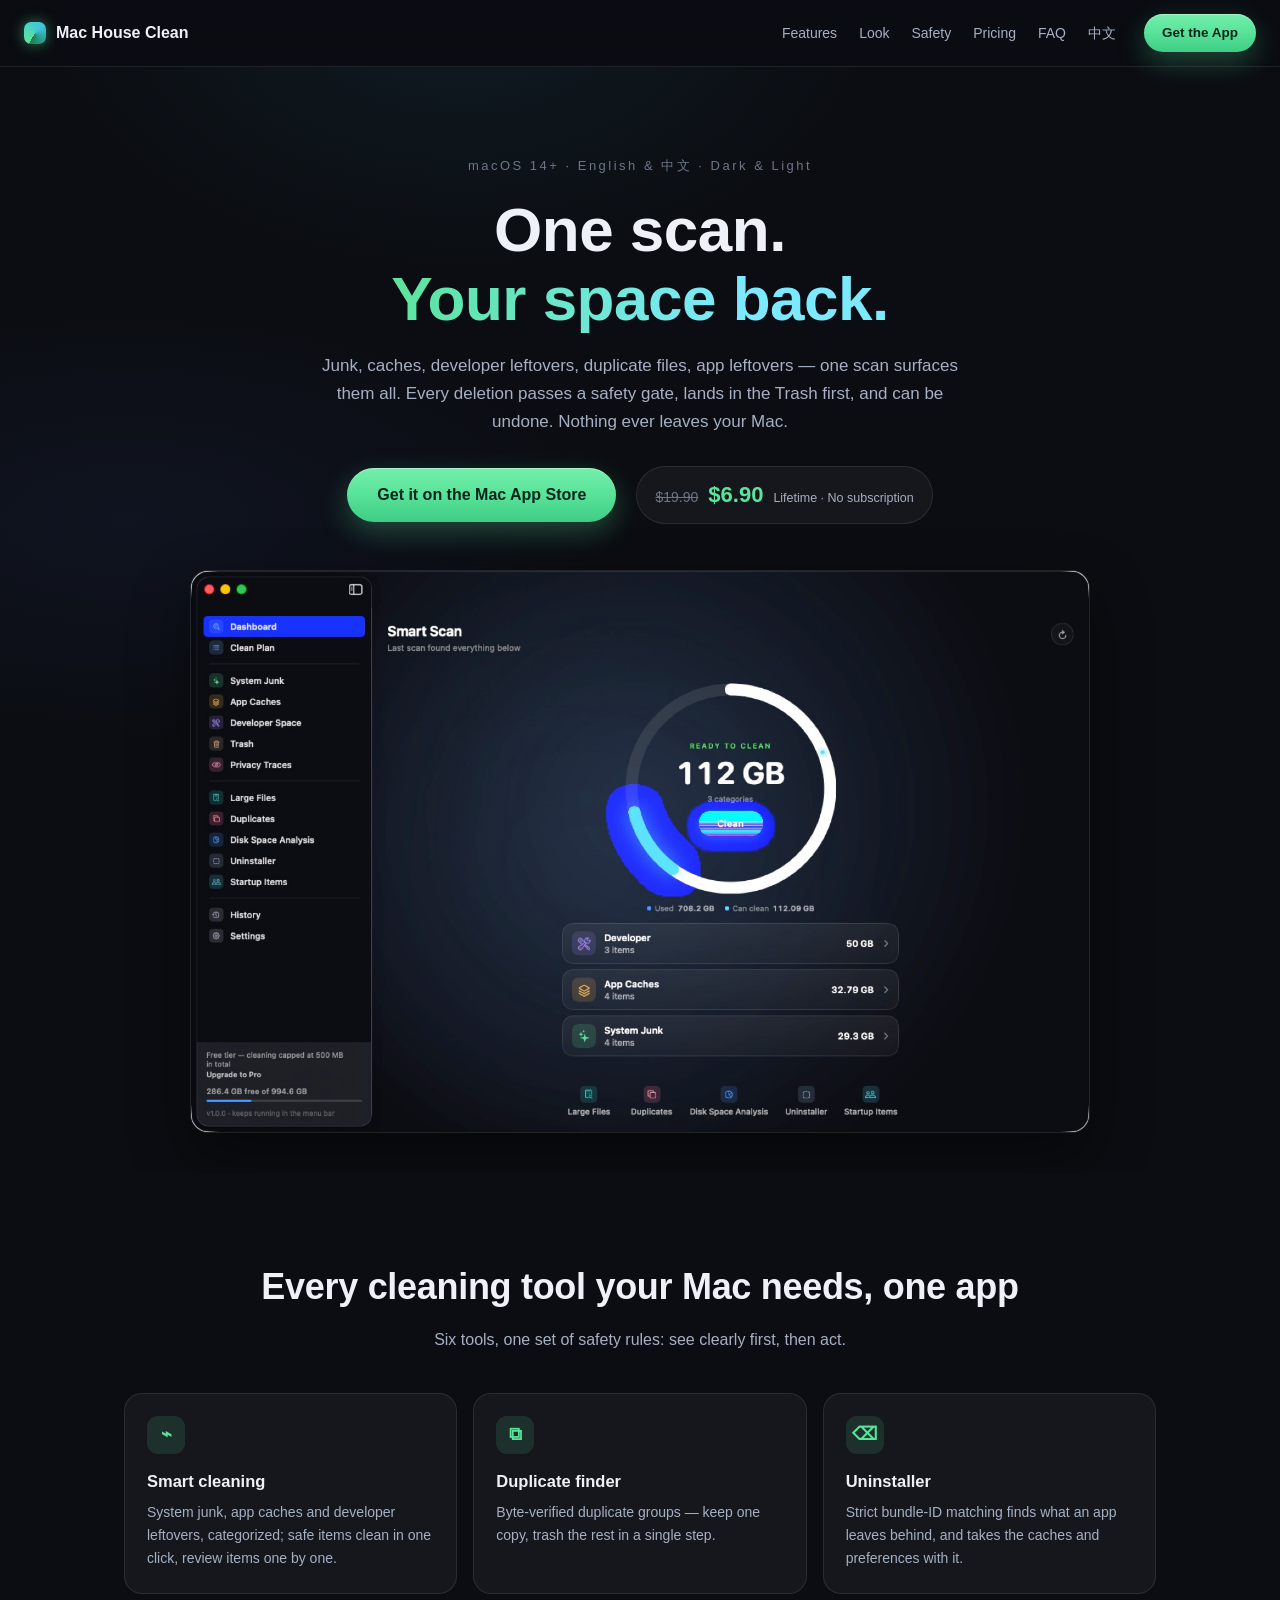
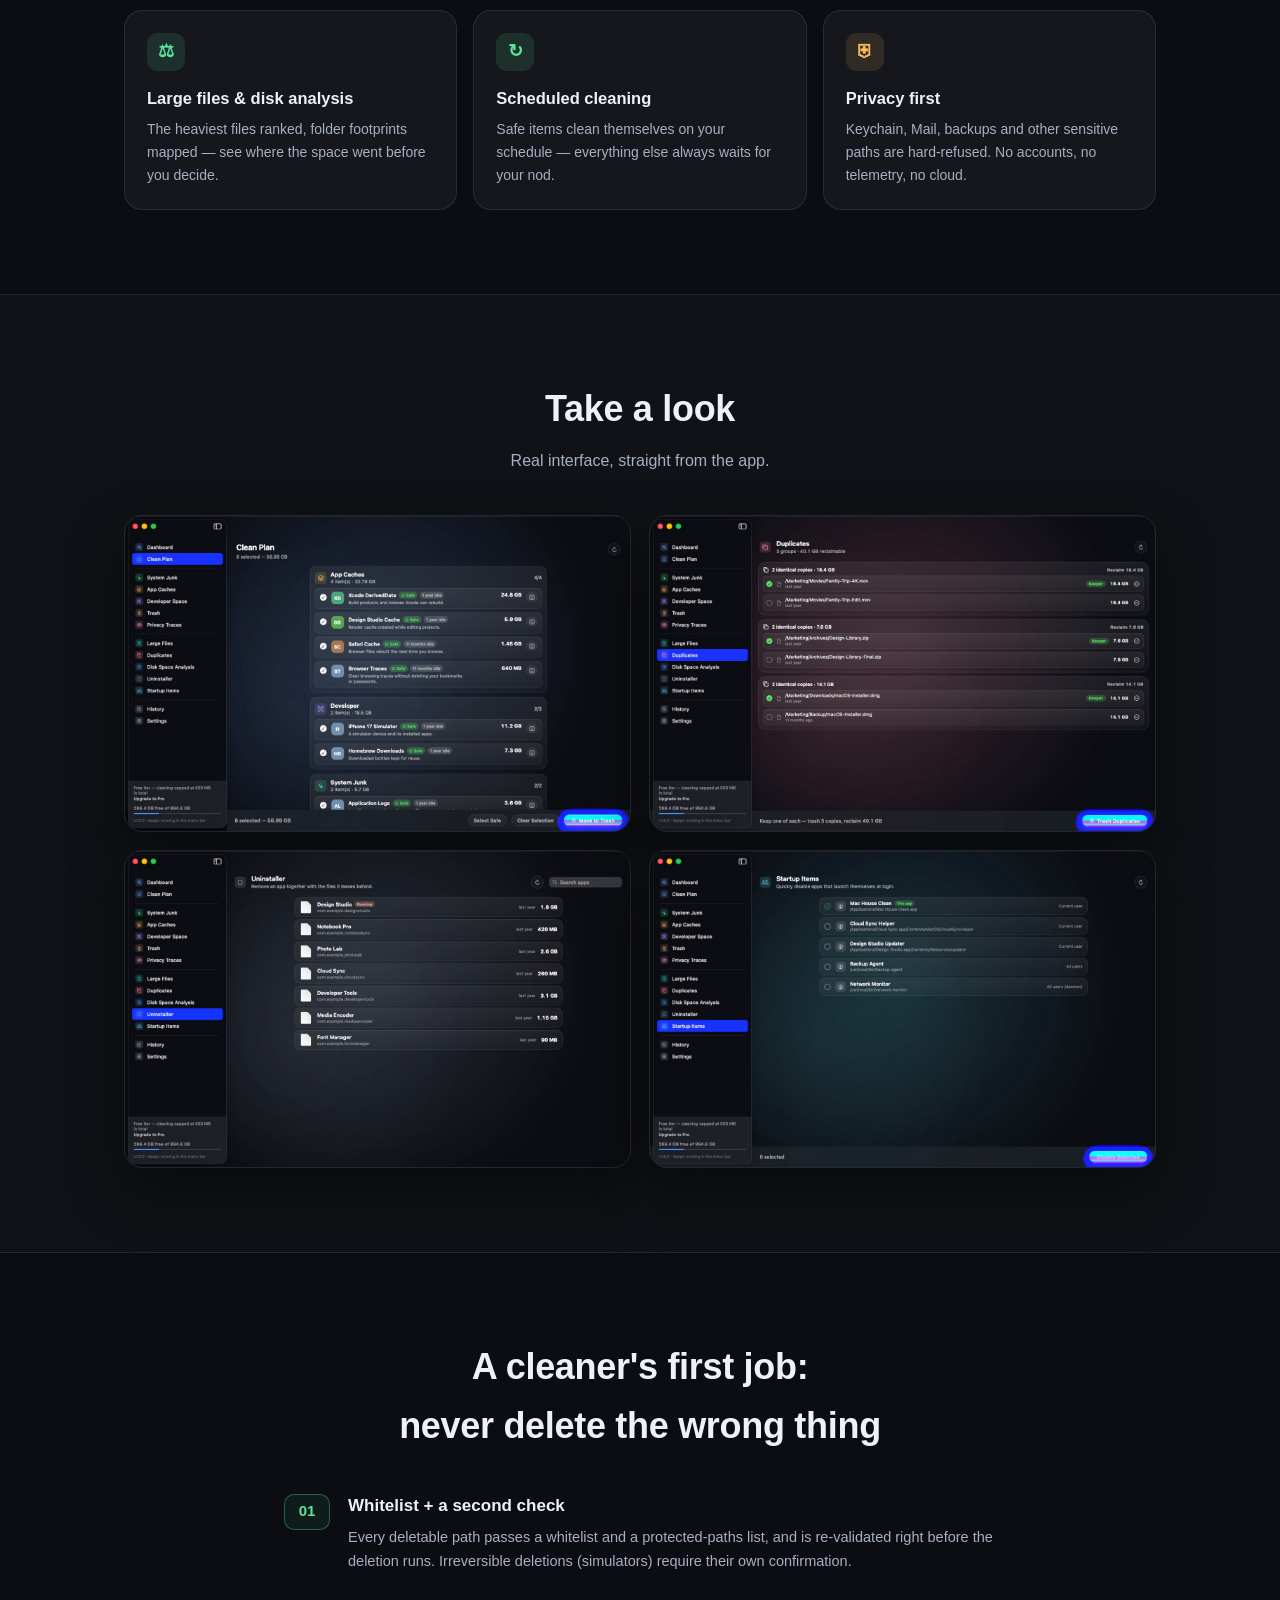
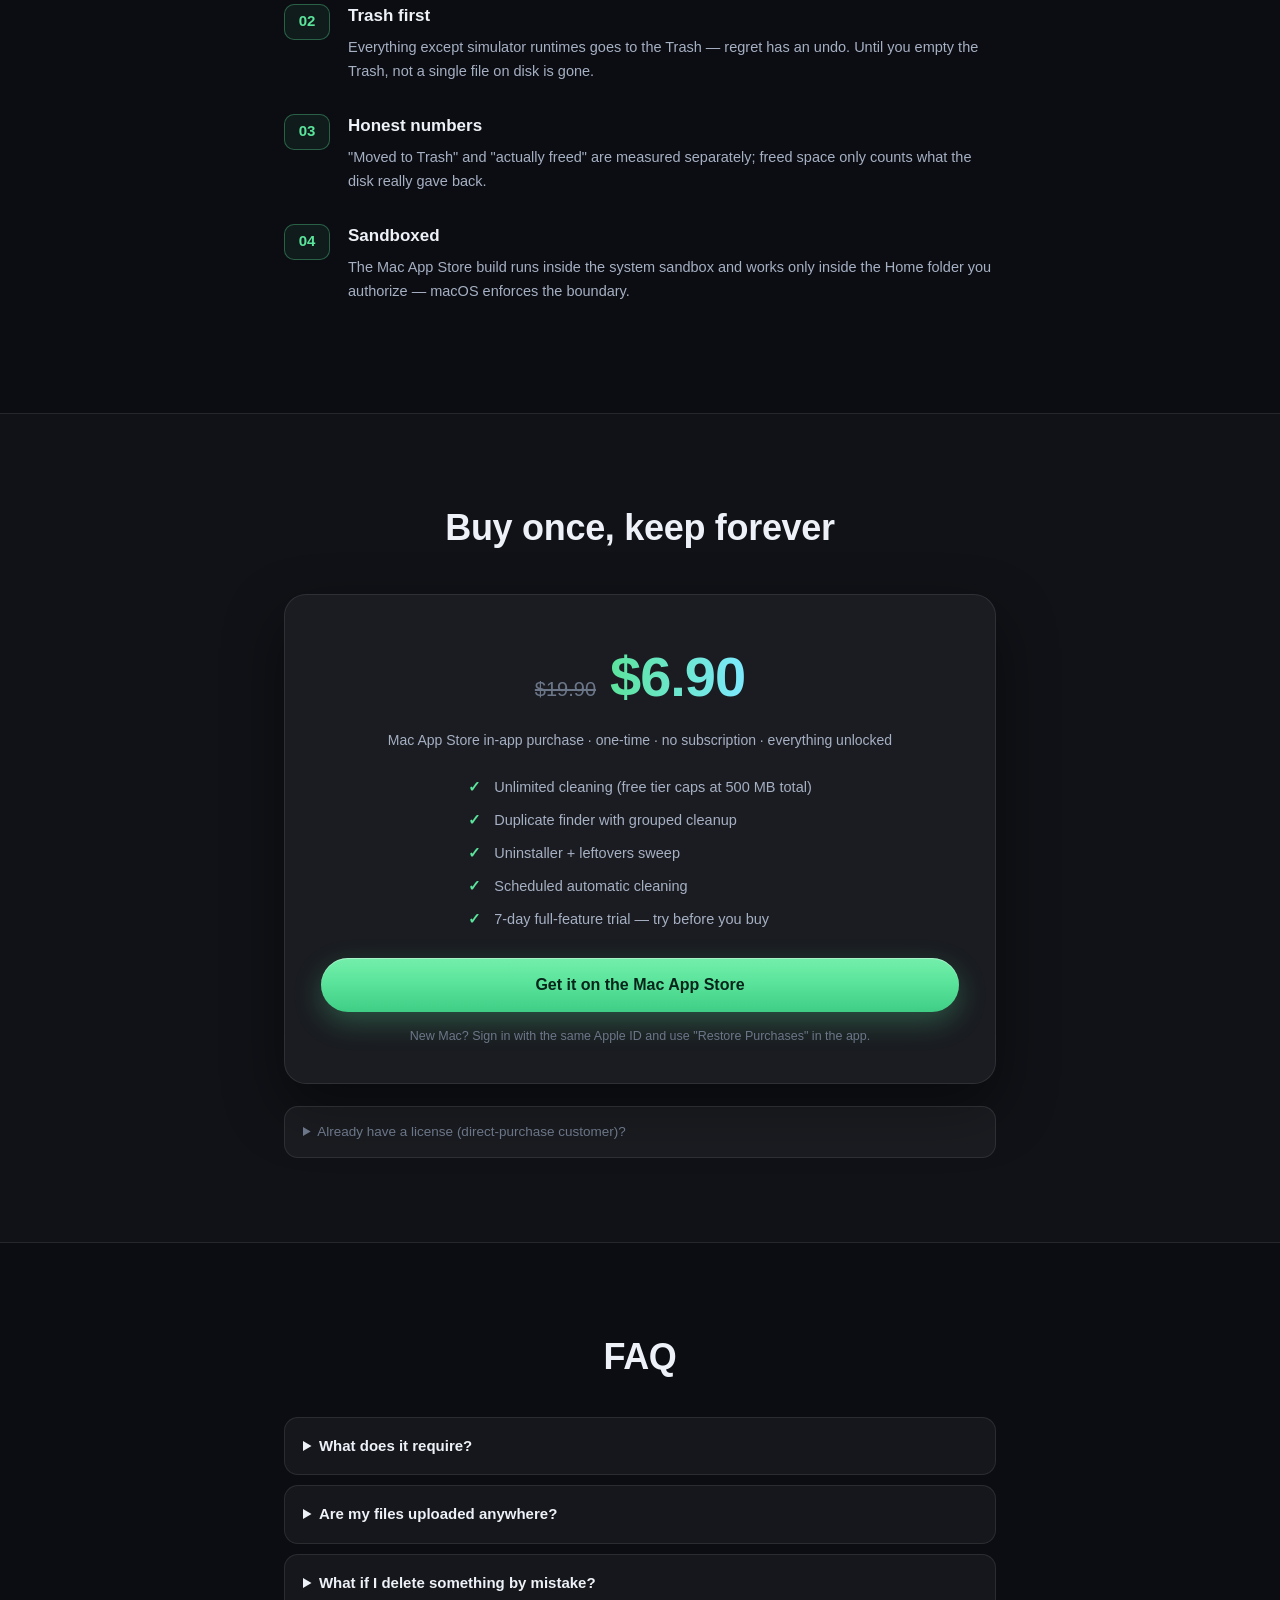
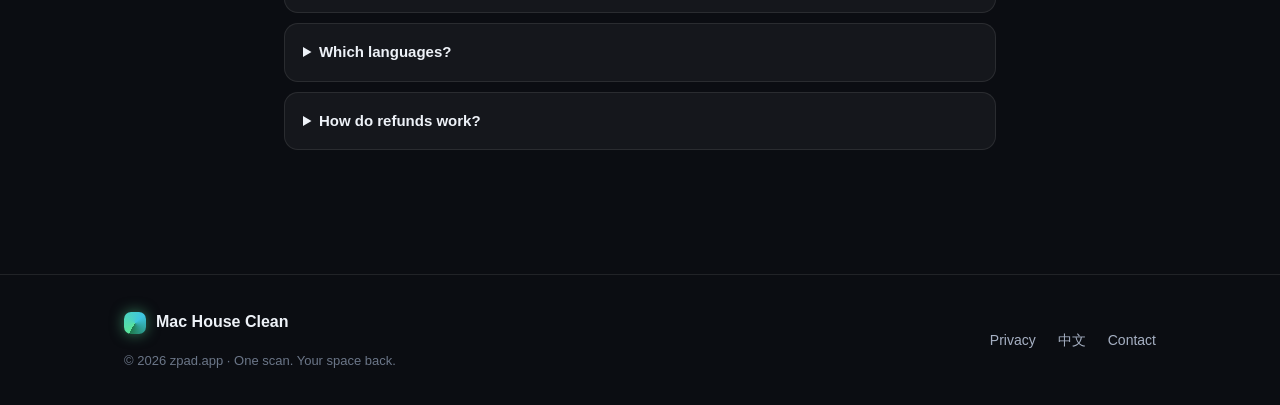
<file: index.html>
<!DOCTYPE html>
<html lang="zh-CN">
<head>
<meta charset="UTF-8">
<meta name="viewport" content="width=device-width, initial-scale=1.0">
<title>Mac House Clean — 一次扫描，空间回来</title>
<meta name="description" content="Mac House Clean 是一款把安全放在第一位的 macOS 清理工具：智能扫描垃圾与缓存、重复文件、应用卸载残留、开机启动项。一次购买 ¥6.90，终身使用，数据从不离开你的 Mac。">
<link rel="stylesheet" href="style.css">
<link rel="icon" href="assets/favicon.svg" type="image/svg+xml">
<link rel="alternate" hreflang="zh-CN" href="https://house-clean.zpad.app/">
<link rel="alternate" hreflang="en" href="https://house-clean.zpad.app/en/">
<link rel="alternate" hreflang="x-default" href="https://house-clean.zpad.app/">
<script>
(function () {
  try {
    if (sessionStorage.getItem("mhc-lang")) return;
    var langs = (navigator.languages && navigator.languages.length)
      ? navigator.languages : [navigator.language || "en"];
    var isZh = langs.some(function (l) { return /^zh/i.test(l || ""); });
    if (!isZh) location.replace("en/" + location.search + location.hash);
  } catch (e) {}
})();
</script>
</head>
<body>

<nav class="nav">
  <a class="brand" href="#top">
    <span class="brand-mark" aria-hidden="true"></span>
    <span>Mac House Clean</span>
  </a>
  <div class="nav-links">
    <a href="#features">功能</a>
    <a href="#shots">一看</a>
    <a href="#safety">安全</a>
    <a href="#pricing">价格</a>
    <a href="#faq">常见问题</a>
    <a href="en/" lang="en" onclick="try{sessionStorage.setItem('mhc-lang','1')}catch(e){}">English</a>
  </div>
  <a class="btn btn-primary btn-sm" href="#pricing">获取 App</a>
</nav>

<header class="hero" id="top">
  <div class="hero-glow" aria-hidden="true"></div>
  <div class="container hero-inner">
    <p class="eyebrow">macOS 14+ · 简体中文 · 深色与浅色</p>
    <h1>一次扫描，<br><span class="grad">空间回来</span>。</h1>
    <p class="lede">垃圾、缓存、开发残留、重复文件、卸载残留——一次扫描全部现形。
    删除走安全门、先进废纸篓、随时可撤销。所有数据都在你的 Mac 上，一步都不外传。</p>
    <div class="hero-cta">
      <!-- TODO(app-store): 提交通过后替换为真实 App Store 链接 -->
      <a class="btn btn-primary btn-lg" href="https://apps.apple.com/app/machouseclean" rel="noopener">
        从 Mac App Store 获取
      </a>
      <span class="price-badge">
        <s>¥19.90</s><strong>¥6.90</strong><em>终身买断 · 无订阅</em>
      </span>
    </div>
    <figure class="hero-shot">
      <img src="assets/01-dashboard.jpg?v=dark2" alt="Mac House Clean 主界面：中央环形仪表展示磁盘使用与可清理空间" width="1440" height="900" loading="eager">
    </figure>
  </div>
</header>

<main>

<section class="section" id="features">
  <div class="container">
    <h2>一台 Mac 该有的清理工具，都在</h2>
    <p class="section-sub">六个工具共享同一套安全规则：先看清楚，再动手。</p>
    <div class="grid features">
      <article class="card">
        <div class="icon mint">⌁</div>
        <h3>智能清理</h3>
        <p>系统垃圾、应用缓存、开发工具残留分类呈现；安全项一键清理，需谨慎的逐条确认。</p>
      </article>
      <article class="card">
        <div class="icon mint">⧉</div>
        <h3>重复文件</h3>
        <p>逐字节校验的重复项分组，保留一份、其余入废纸篓，一步完成。</p>
      </article>
      <article class="card">
        <div class="icon mint">⌫</div>
        <h3>应用卸载器</h3>
        <p>按 Bundle ID 严格匹配残留文件，卸载 App 时连它留下的缓存与偏好一起带走。</p>
      </article>
      <article class="card">
        <div class="icon mint">⚖</div>
        <h3>大文件与磁盘分析</h3>
        <p>最重的文件排行、目录占用构成，先看清空间去哪了，再决定删什么。</p>
      </article>
      <article class="card">
        <div class="icon mint">↻</div>
        <h3>定时清理</h3>
        <p>安全项按你的节奏自动清理——只动确定安全的部分，其余永远等你点头。</p>
      </article>
      <article class="card">
        <div class="icon amber">⛨</div>
        <h3>隐私优先</h3>
        <p>钥匙串、邮件、备份等敏感路径硬性拒绝展示；无账号、无遥测、无云端。</p>
      </article>
    </div>
  </div>
</section>

<section class="section section-alt" id="shots">
  <div class="container">
    <h2>先看一眼</h2>
    <p class="section-sub">真实界面，来自应用截图。</p>
    <div class="shots">
      <figure class="shot"><img src="assets/02-clean-plan.jpg?v=dark2" alt="清理计划：按类别汇总的可清理项与体积" loading="lazy"></figure>
      <figure class="shot"><img src="assets/05-duplicates.jpg?v=dark2" alt="重复文件：逐字节校验的分组列表" loading="lazy"></figure>
      <figure class="shot"><img src="assets/06-uninstaller.jpg?v=dark2" alt="卸载器：应用列表与残留文件预览" loading="lazy"></figure>
      <figure class="shot"><img src="assets/07-startup-items.jpg?v=dark2" alt="启动项：开机自启服务开关" loading="lazy"></figure>
    </div>
  </div>
</section>

<section class="section" id="safety">
  <div class="container narrow">
    <h2>清理工具的第一要务：<br>不删错东西</h2>
    <ol class="safety-list">
      <li>
        <h3>删除白名单 + 二次校验</h3>
        <p>每个可删除路径都经白名单与保护名单两道关卡，删除动作执行前再校验一次。模拟器等不可恢复删除必须单独确认。</p>
      </li>
      <li>
        <h3>废纸篓优先</h3>
        <p>除模拟器外一切删除先进废纸篓——后悔有路可退。清空废纸篓之前，磁盘上的文件一个都不会少。</p>
      </li>
      <li>
        <h3>诚实计量</h3>
        <p>「移入废纸篓」和「实际释放」分开统计，释放量只来自磁盘容量前后差，不拿移动量充数。</p>
      </li>
      <li>
        <h3>沙盒运行</h3>
        <p>Mac App Store 版运行在系统沙盒中，只在你明确授权的个人文件夹内工作，权限边界由 macOS 保证。</p>
      </li>
    </ol>
  </div>
</section>

<section class="section section-alt" id="pricing">
  <div class="container narrow">
    <h2>一次购买，终身使用</h2>
    <div class="pricing-card">
      <div class="pricing-price">
        <s class="anchor">¥19.90</s>
        <span class="now">¥6.90</span>
      </div>
      <p class="pricing-note">Mac App Store 内购 · 一次性买断 · 无订阅 · 全功能</p>
      <ul class="pricing-list">
        <li>无限清理（免费版累计上限 500 MB）</li>
        <li>重复文件查找与分组清理</li>
        <li>应用卸载器 + 残留清扫</li>
        <li>定时自动清理</li>
        <li>7 天全功能免费试用，先试后买</li>
      </ul>
      <!-- TODO(app-store): 提交通过后替换为真实 App Store 链接 -->
      <a class="btn btn-primary btn-lg btn-block" href="https://apps.apple.com/app/machouseclean" rel="noopener">从 Mac App Store 获取</a>
      <p class="pricing-fine">换新 Mac？同一 Apple ID 登录后在应用内「恢复购买」即可。</p>
    </div>
    <details class="license-hint">
      <summary>已有许可证（官网直购用户）？</summary>
      <p>打开 App → 设置 → 许可证，展开「已有许可证？」，把显示的<strong>设备码</strong>发给客服获取授权串，粘贴激活即可。授权只绑定这一台 Mac 的设备码。</p>
    </details>
  </div>
</section>

<section class="section" id="faq">
  <div class="container narrow">
    <h2>常见问题</h2>
    <div class="faq">
      <details>
        <summary>需要什么系统？</summary>
        <p>macOS 14（Sonoma）或更高版本，Apple Silicon 与 Intel 均可。</p>
      </details>
      <details>
        <summary>我的文件会被上传吗？</summary>
        <p>不会。应用没有任何网络数据收集；扫描、清理、历史记录全部在本机完成。购买由 Apple 的 App Store 内购完成，我们收不到你的支付信息。</p>
      </details>
      <details>
        <summary>删错了怎么办？</summary>
        <p>几乎所有删除都是先进废纸篓——从废纸篓拖回来即可。只有 iOS 模拟器运行时这类「删了就要重建」的项才会直接删除，且每次都会单独确认。</p>
      </details>
      <details>
        <summary>支持哪些语言？</summary>
        <p>简体中文与英文，跟随系统语言自动切换。</p>
      </details>
      <details>
        <summary>退款怎么走？</summary>
        <p>购买通过 App Store 完成，退款按 Apple 的标准流程处理：reportaproblem.apple.com。</p>
      </details>
    </div>
  </div>
</section>

</main>

<footer class="footer">
  <div class="container footer-inner">
    <div>
      <a class="brand" href="#top">
        <span class="brand-mark" aria-hidden="true"></span>
        <span>Mac House Clean</span>
      </a>
      <p class="footer-note">© 2026 zpad.app · 一次扫描，空间回来</p>
    </div>
    <div class="footer-links">
      <a href="privacy.html">隐私政策</a>
      <a href="en/" lang="en" onclick="try{sessionStorage.setItem('mhc-lang','1')}catch(e){}">English</a>
      <!-- TODO(contact): 替换为真实支持邮箱 -->
      <a href="mailto:support@zpad.app">联系我们</a>
    </div>
  </div>
</footer>

</body>
</html>
</file>
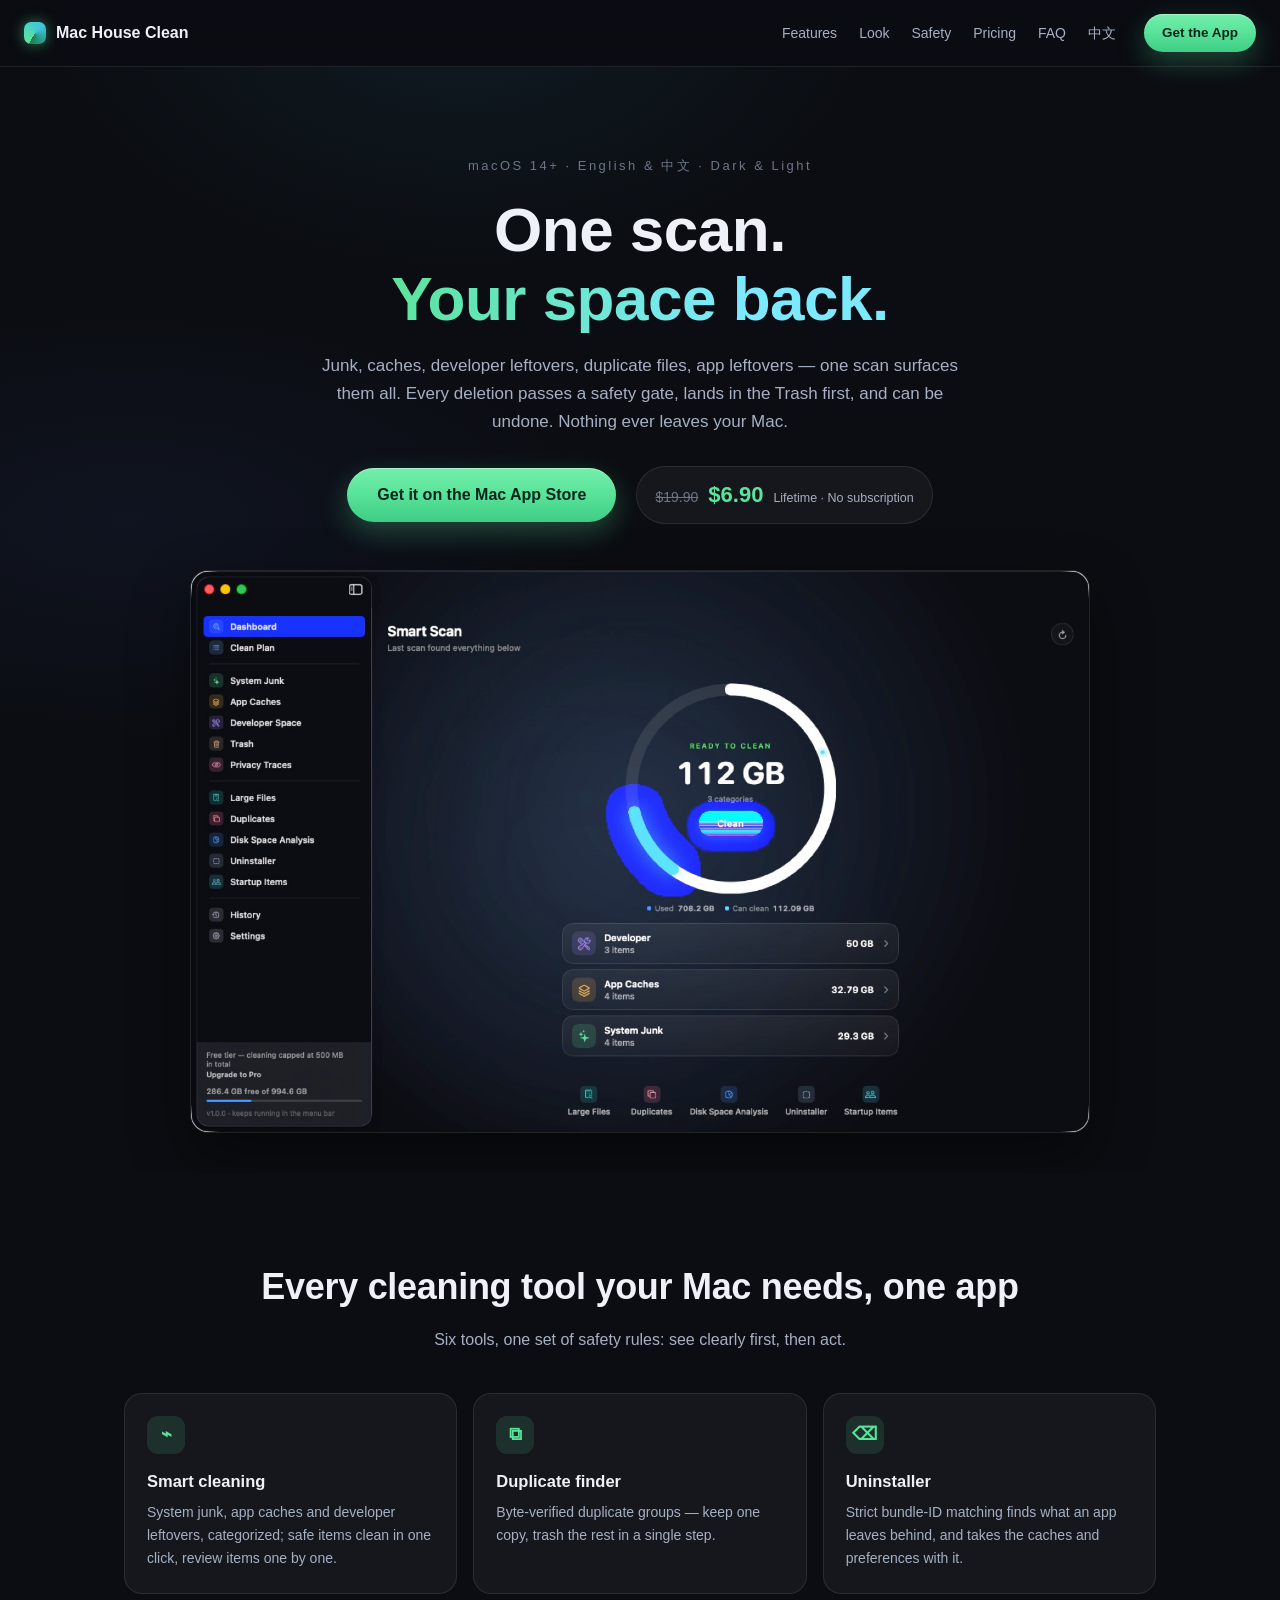
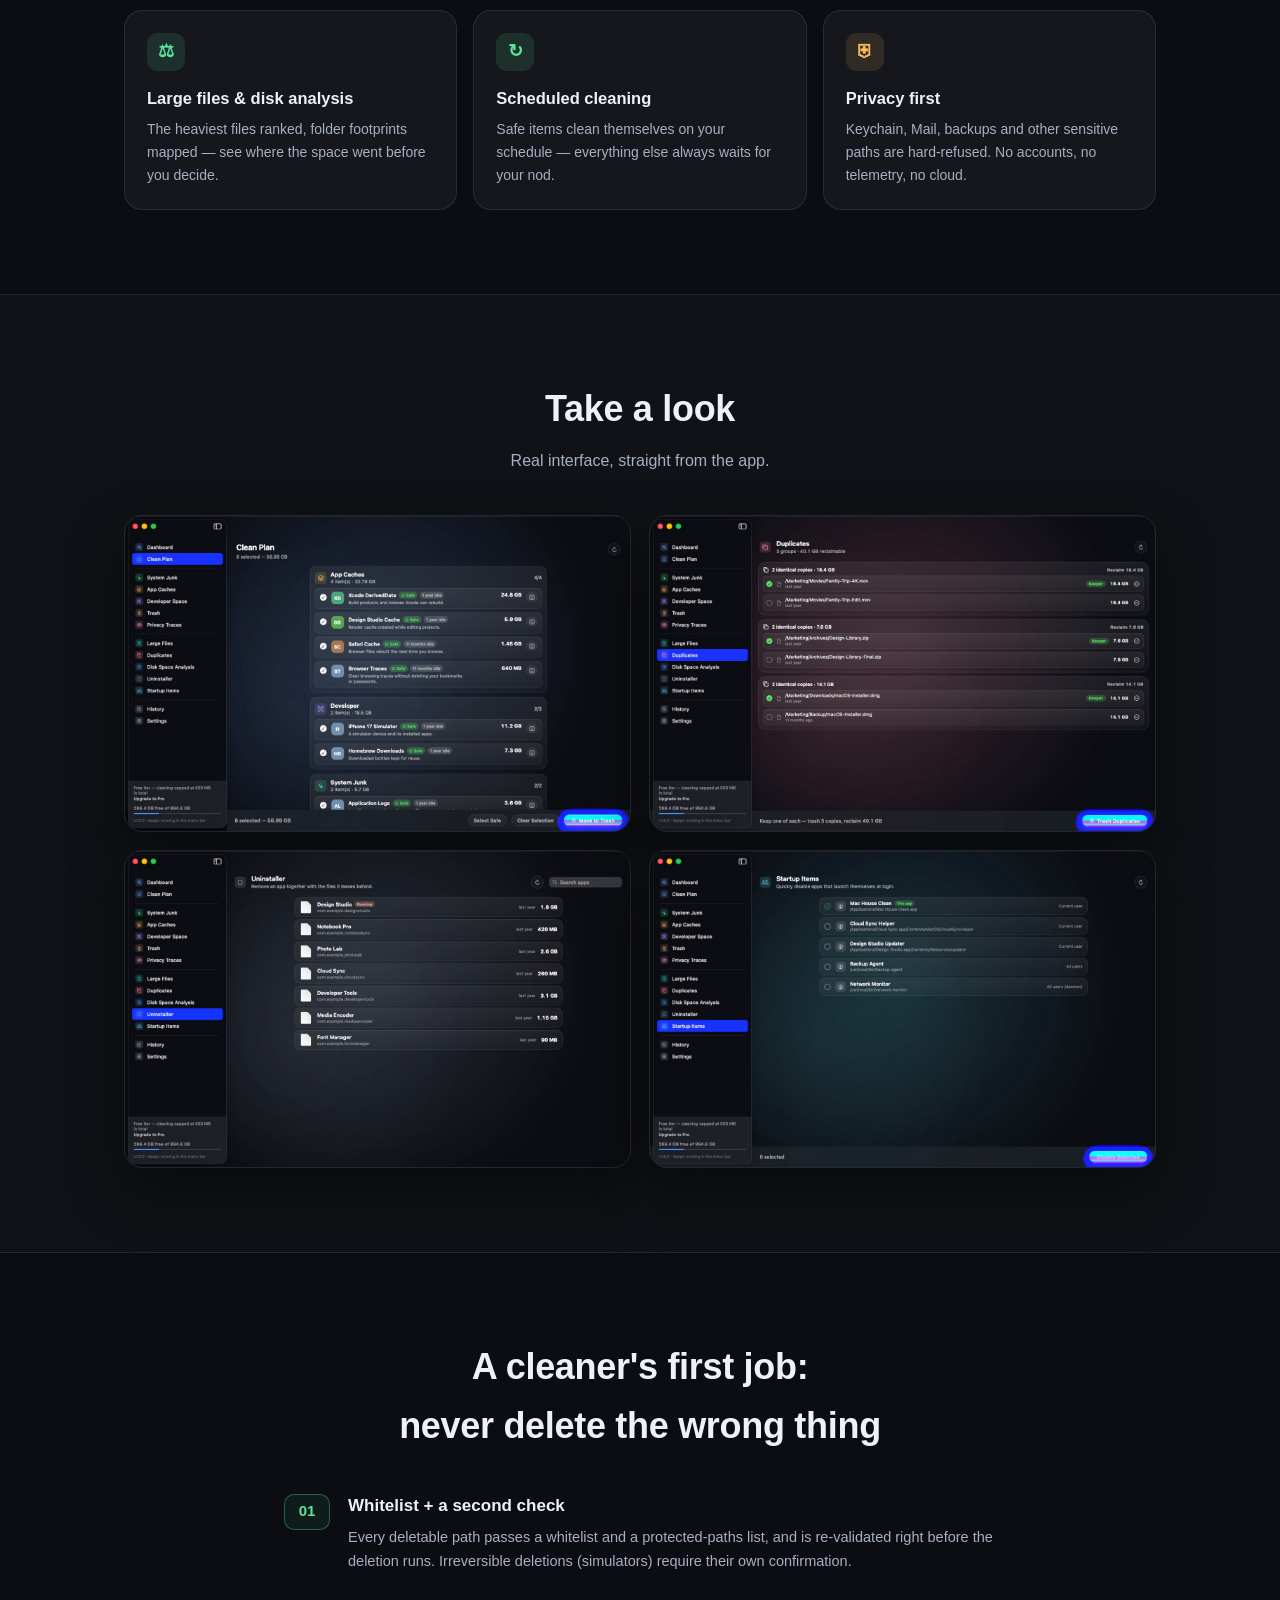
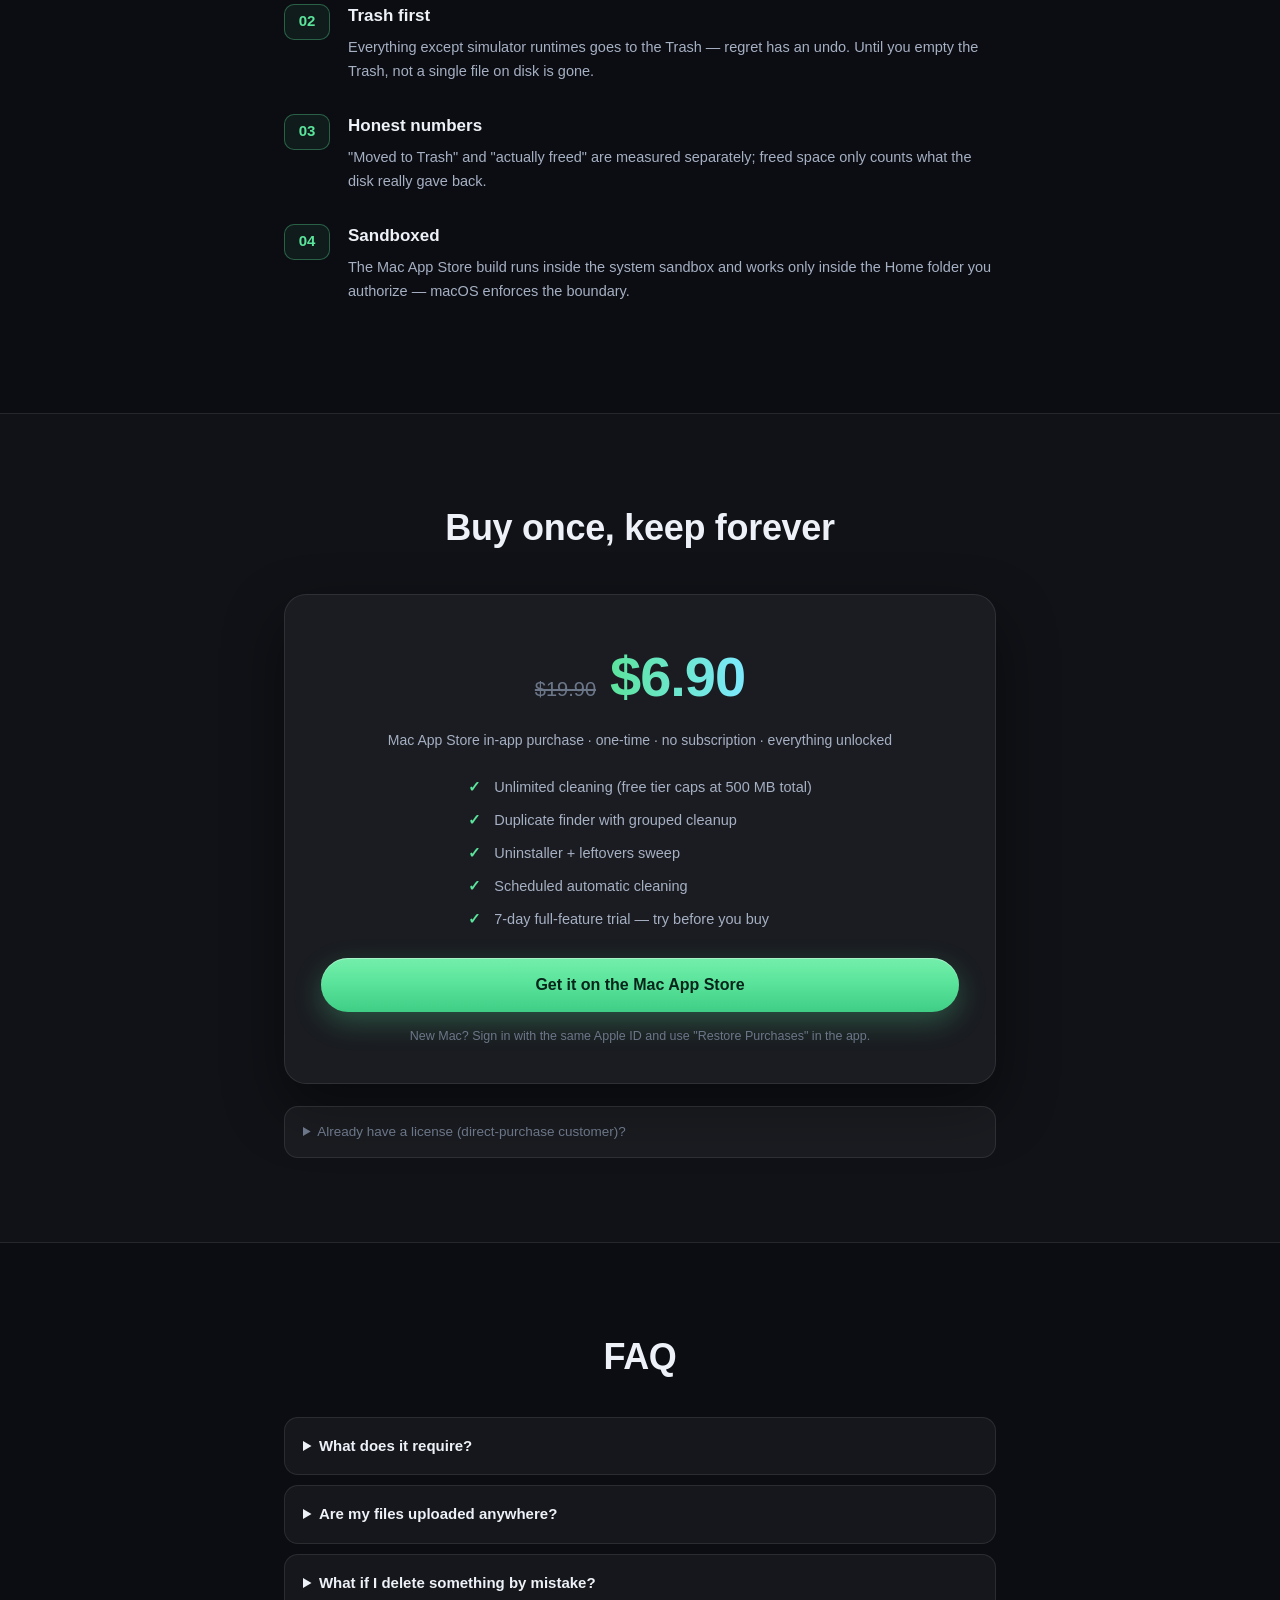
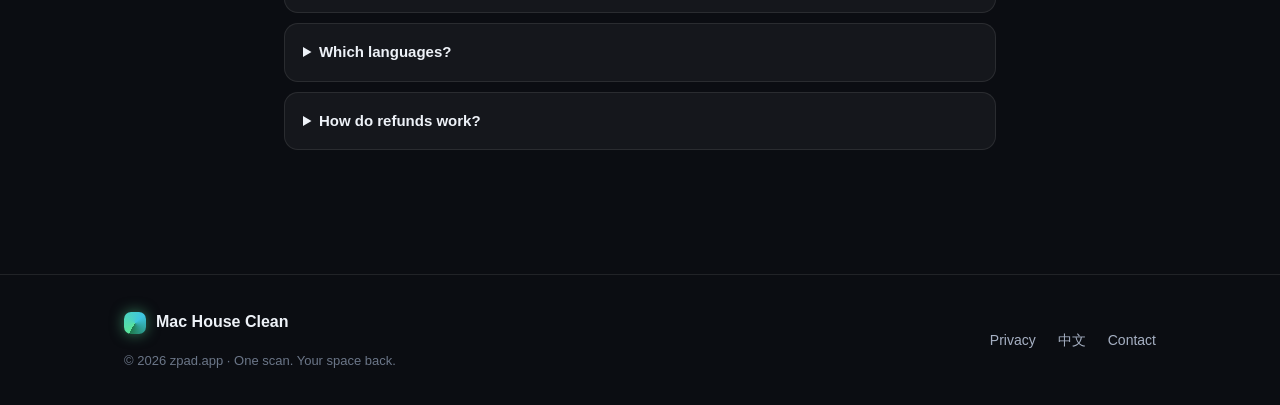
<file: en/index.html>
<!DOCTYPE html>
<html lang="en">
<head>
<meta charset="UTF-8">
<meta name="viewport" content="width=device-width, initial-scale=1.0">
<title>Mac House Clean — One scan. Your space back.</title>
<meta name="description" content="Mac House Clean is a safety-first macOS cleaner: junk & caches, duplicate files, app leftovers and startup items in one scan. $6.90 once, yours forever. Your data never leaves your Mac.">
<link rel="stylesheet" href="../style.css">
<link rel="icon" href="../assets/favicon.svg" type="image/svg+xml">
<link rel="alternate" hreflang="zh-CN" href="https://house-clean.zpad.app/">
<link rel="alternate" hreflang="en" href="https://house-clean.zpad.app/en/">
<link rel="alternate" hreflang="x-default" href="https://house-clean.zpad.app/">
<script>
(function () {
  try {
    if (sessionStorage.getItem("mhc-lang")) return;
    var langs = (navigator.languages && navigator.languages.length)
      ? navigator.languages : [navigator.language || "en"];
    var isZh = langs.some(function (l) { return /^zh/i.test(l || ""); });
    if (isZh) location.replace("../" + location.search + location.hash);
  } catch (e) {}
})();
</script>
</head>
<body>

<nav class="nav">
  <a class="brand" href="#top">
    <span class="brand-mark" aria-hidden="true"></span>
    <span>Mac House Clean</span>
  </a>
  <div class="nav-links">
    <a href="#features">Features</a>
    <a href="#shots">Look</a>
    <a href="#safety">Safety</a>
    <a href="#pricing">Pricing</a>
    <a href="#faq">FAQ</a>
    <a href="../" onclick="try{sessionStorage.setItem('mhc-lang','1')}catch(e){}">中文</a>
  </div>
  <a class="btn btn-primary btn-sm" href="#pricing">Get the App</a>
</nav>

<header class="hero" id="top">
  <div class="hero-glow" aria-hidden="true"></div>
  <div class="container hero-inner">
    <p class="eyebrow">macOS 14+ · English &amp; 中文 · Dark &amp; Light</p>
    <h1>One scan.<br><span class="grad">Your space back.</span></h1>
    <p class="lede">Junk, caches, developer leftovers, duplicate files, app leftovers — one scan surfaces them all.
    Every deletion passes a safety gate, lands in the Trash first, and can be undone. Nothing ever leaves your Mac.</p>
    <div class="hero-cta">
      <!-- TODO(app-store): replace with the real App Store link once approved -->
      <a class="btn btn-primary btn-lg" href="https://apps.apple.com/app/machouseclean" rel="noopener">
        Get it on the Mac App Store
      </a>
      <span class="price-badge">
        <s>$19.90</s><strong>$6.90</strong><em>Lifetime · No subscription</em>
      </span>
    </div>
    <figure class="hero-shot">
      <img src="../assets/en/01-dashboard.jpg?v=dark2" alt="Mac House Clean main window: a central ring gauge showing disk usage and cleanable space" width="1440" height="900" loading="eager">
    </figure>
  </div>
</header>

<main>

<section class="section" id="features">
  <div class="container">
    <h2>Every cleaning tool your Mac needs, one app</h2>
    <p class="section-sub">Six tools, one set of safety rules: see clearly first, then act.</p>
    <div class="grid features">
      <article class="card">
        <div class="icon mint">⌁</div>
        <h3>Smart cleaning</h3>
        <p>System junk, app caches and developer leftovers, categorized; safe items clean in one click, review items one by one.</p>
      </article>
      <article class="card">
        <div class="icon mint">⧉</div>
        <h3>Duplicate finder</h3>
        <p>Byte-verified duplicate groups — keep one copy, trash the rest in a single step.</p>
      </article>
      <article class="card">
        <div class="icon mint">⌫</div>
        <h3>Uninstaller</h3>
        <p>Strict bundle-ID matching finds what an app leaves behind, and takes the caches and preferences with it.</p>
      </article>
      <article class="card">
        <div class="icon mint">⚖</div>
        <h3>Large files &amp; disk analysis</h3>
        <p>The heaviest files ranked, folder footprints mapped — see where the space went before you decide.</p>
      </article>
      <article class="card">
        <div class="icon mint">↻</div>
        <h3>Scheduled cleaning</h3>
        <p>Safe items clean themselves on your schedule — everything else always waits for your nod.</p>
      </article>
      <article class="card">
        <div class="icon amber">⛨</div>
        <h3>Privacy first</h3>
        <p>Keychain, Mail, backups and other sensitive paths are hard-refused. No accounts, no telemetry, no cloud.</p>
      </article>
    </div>
  </div>
</section>

<section class="section section-alt" id="shots">
  <div class="container">
    <h2>Take a look</h2>
    <p class="section-sub">Real interface, straight from the app.</p>
    <div class="shots">
      <figure class="shot"><img src="../assets/en/02-clean-plan.jpg?v=dark2" alt="Clean plan: cleanable items and sizes grouped by category" loading="lazy"></figure>
      <figure class="shot"><img src="../assets/en/05-duplicates.jpg?v=dark2" alt="Duplicates: byte-verified grouped list" loading="lazy"></figure>
      <figure class="shot"><img src="../assets/en/06-uninstaller.jpg?v=dark2" alt="Uninstaller: app list with leftover-file preview" loading="lazy"></figure>
      <figure class="shot"><img src="../assets/en/07-startup-items.jpg?v=dark2" alt="Startup items: launch-service toggles" loading="lazy"></figure>
    </div>
  </div>
</section>

<section class="section" id="safety">
  <div class="container narrow">
    <h2>A cleaner's first job:<br>never delete the wrong thing</h2>
    <ol class="safety-list">
      <li>
        <h3>Whitelist + a second check</h3>
        <p>Every deletable path passes a whitelist and a protected-paths list, and is re-validated right before the deletion runs. Irreversible deletions (simulators) require their own confirmation.</p>
      </li>
      <li>
        <h3>Trash first</h3>
        <p>Everything except simulator runtimes goes to the Trash — regret has an undo. Until you empty the Trash, not a single file on disk is gone.</p>
      </li>
      <li>
        <h3>Honest numbers</h3>
        <p>"Moved to Trash" and "actually freed" are measured separately; freed space only counts what the disk really gave back.</p>
      </li>
      <li>
        <h3>Sandboxed</h3>
        <p>The Mac App Store build runs inside the system sandbox and works only inside the Home folder you authorize — macOS enforces the boundary.</p>
      </li>
    </ol>
  </div>
</section>

<section class="section section-alt" id="pricing">
  <div class="container narrow">
    <h2>Buy once, keep forever</h2>
    <div class="pricing-card">
      <div class="pricing-price">
        <s class="anchor">$19.90</s>
        <span class="now">$6.90</span>
      </div>
      <p class="pricing-note">Mac App Store in-app purchase · one-time · no subscription · everything unlocked</p>
      <ul class="pricing-list">
        <li>Unlimited cleaning (free tier caps at 500 MB total)</li>
        <li>Duplicate finder with grouped cleanup</li>
        <li>Uninstaller + leftovers sweep</li>
        <li>Scheduled automatic cleaning</li>
        <li>7-day full-feature trial — try before you buy</li>
      </ul>
      <!-- TODO(app-store): replace with the real App Store link once approved -->
      <a class="btn btn-primary btn-lg btn-block" href="https://apps.apple.com/app/machouseclean" rel="noopener">Get it on the Mac App Store</a>
      <p class="pricing-fine">New Mac? Sign in with the same Apple ID and use "Restore Purchases" in the app.</p>
    </div>
    <details class="license-hint">
      <summary>Already have a license (direct-purchase customer)?</summary>
      <p>Open the app → Settings → License, expand "Already have a license?", send the displayed <strong>device code</strong> to support to receive your key, then paste it to activate. The key is bound to that Mac's device code only.</p>
    </details>
  </div>
</section>

<section class="section" id="faq">
  <div class="container narrow">
    <h2>FAQ</h2>
    <div class="faq">
      <details>
        <summary>What does it require?</summary>
        <p>macOS 14 (Sonoma) or later, Apple Silicon or Intel.</p>
      </details>
      <details>
        <summary>Are my files uploaded anywhere?</summary>
        <p>No. The app has no data-collection network calls; scanning, cleaning and history all happen on your machine. Purchases go through Apple's App Store — we never see your payment details.</p>
      </details>
      <details>
        <summary>What if I delete something by mistake?</summary>
        <p>Nearly everything goes to the Trash first — drag it back out. Only iOS simulator runtimes (rebuilt on demand) are deleted directly, each with its own explicit confirmation.</p>
      </details>
      <details>
        <summary>Which languages?</summary>
        <p>English and Simplified Chinese, following your system language.</p>
      </details>
      <details>
        <summary>How do refunds work?</summary>
        <p>Purchases go through the App Store, so refunds follow Apple's standard process: reportaproblem.apple.com.</p>
      </details>
    </div>
  </div>
</section>

</main>

<footer class="footer">
  <div class="container footer-inner">
    <div>
      <a class="brand" href="#top">
        <span class="brand-mark" aria-hidden="true"></span>
        <span>Mac House Clean</span>
      </a>
      <p class="footer-note">© 2026 zpad.app · One scan. Your space back.</p>
    </div>
    <div class="footer-links">
      <a href="privacy.html">Privacy</a>
      <a href="../" onclick="try{sessionStorage.setItem('mhc-lang','1')}catch(e){}">中文</a>
      <!-- TODO(contact): replace with the real support email -->
      <a href="mailto:support@zpad.app">Contact</a>
    </div>
  </div>
</footer>

</body>
</html>
</file>
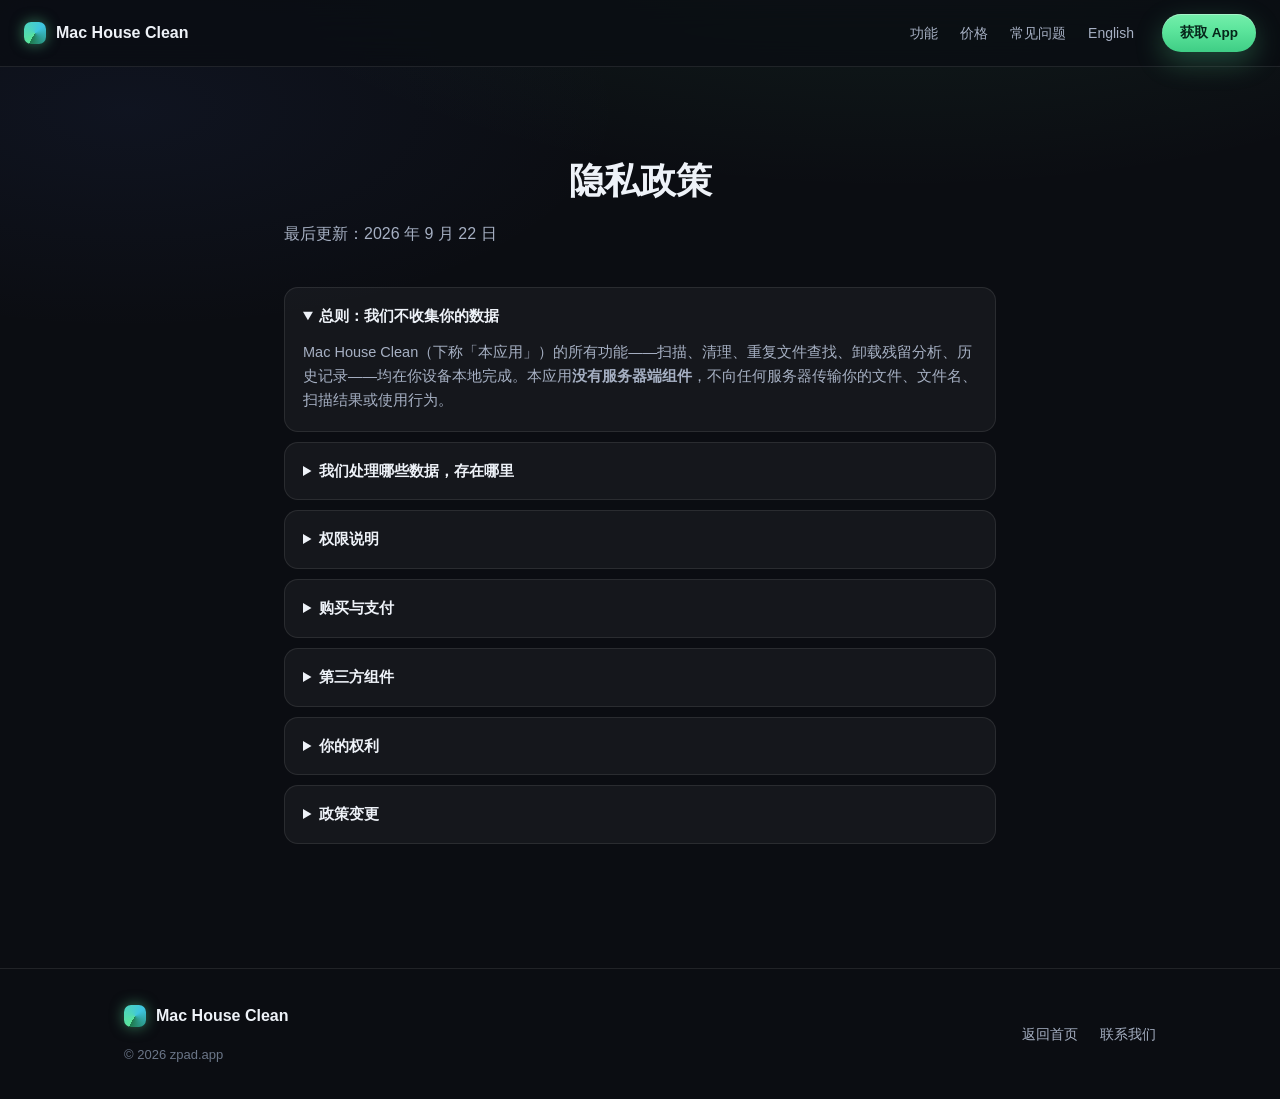
<file: privacy.html>
<!DOCTYPE html>
<html lang="zh-CN">
<head>
<meta charset="UTF-8">
<meta name="viewport" content="width=device-width, initial-scale=1.0">
<title>隐私政策 — Mac House Clean</title>
<meta name="description" content="Mac House Clean 隐私政策：所有数据在本机处理，无遥测、无账号、无云端。">
<link rel="stylesheet" href="style.css">
<link rel="icon" href="assets/favicon.svg" type="image/svg+xml">
</head>
<body>

<nav class="nav">
  <a class="brand" href="index.html">
    <span class="brand-mark" aria-hidden="true"></span>
    <span>Mac House Clean</span>
  </a>
  <div class="nav-links">
    <a href="index.html#features">功能</a>
    <a href="index.html#pricing">价格</a>
    <a href="index.html#faq">常见问题</a>
    <a href="en/privacy.html" lang="en">English</a>
  </div>
  <a class="btn btn-primary btn-sm" href="index.html#pricing">获取 App</a>
</nav>

<main class="section">
  <div class="container narrow">
    <h2>隐私政策</h2>
    <p class="section-sub" style="text-align:left">最后更新：2026 年 9 月 22 日</p>

    <div class="faq">
      <details open>
        <summary>总则：我们不收集你的数据</summary>
        <p>Mac House Clean（下称「本应用」）的所有功能——扫描、清理、重复文件查找、卸载残留分析、历史记录——均在你设备本地完成。本应用<strong>没有服务器端组件</strong>，不向任何服务器传输你的文件、文件名、扫描结果或使用行为。</p>
      </details>
      <details>
        <summary>我们处理哪些数据，存在哪里</summary>
        <p><strong>完全留在本机：</strong>扫描结果、清理历史、试用状态与累计清理量、许可证信息（含设备码）、偏好设置。以上数据存储在本机的应用容器中，卸载应用即随之删除。</p>
        <p><strong>钥匙串/密码、邮件、通讯录等敏感路径</strong>：本应用硬性拒绝读取与展示，不进入任何扫描结果。</p>
      </details>
      <details>
        <summary>权限说明</summary>
        <p>本应用的 Mac App Store 版本运行在 macOS 沙盒中。为扫描与清理你个人文件夹内的文件，应用会请求一次<strong>个人文件夹访问授权</strong>；该授权以安全作用域书签形式仅保存在本机，你可随时在应用内重新授权或由系统撤销。</p>
      </details>
      <details>
        <summary>购买与支付</summary>
        <p>购买通过 Apple 的 App Store 内购（In-App Purchase）完成。支付信息由 Apple 处理，本应用与开发者均无法接触你的支付凭据。与订单相关的信息（如购买凭证）由 Apple 依据其隐私政策管理。</p>
      </details>
      <details>
        <summary>第三方组件</summary>
        <p>本应用不嵌入任何分析 SDK、广告 SDK 或第三方数据收集组件，不使用第三方崩溃上报服务。</p>
      </details>
      <details>
        <summary>你的权利</summary>
        <p>因为不存在服务器端数据，你无需向我们申请「删除你的数据」——卸载本应用即可清除全部本地数据。若你对本政策有疑问，请通过页脚邮箱联系我们。</p>
      </details>
      <details>
        <summary>政策变更</summary>
        <p>如本政策发生实质变更，我们会更新本页面并在应用内提示。</p>
      </details>
    </div>
  </div>
</main>

<footer class="footer">
  <div class="container footer-inner">
    <div>
      <a class="brand" href="index.html">
        <span class="brand-mark" aria-hidden="true"></span>
        <span>Mac House Clean</span>
      </a>
      <p class="footer-note">© 2026 zpad.app</p>
    </div>
    <div class="footer-links">
      <a href="index.html">返回首页</a>
      <a href="mailto:support@zpad.app">联系我们</a>
    </div>
  </div>
</footer>

</body>
</html>
</file>
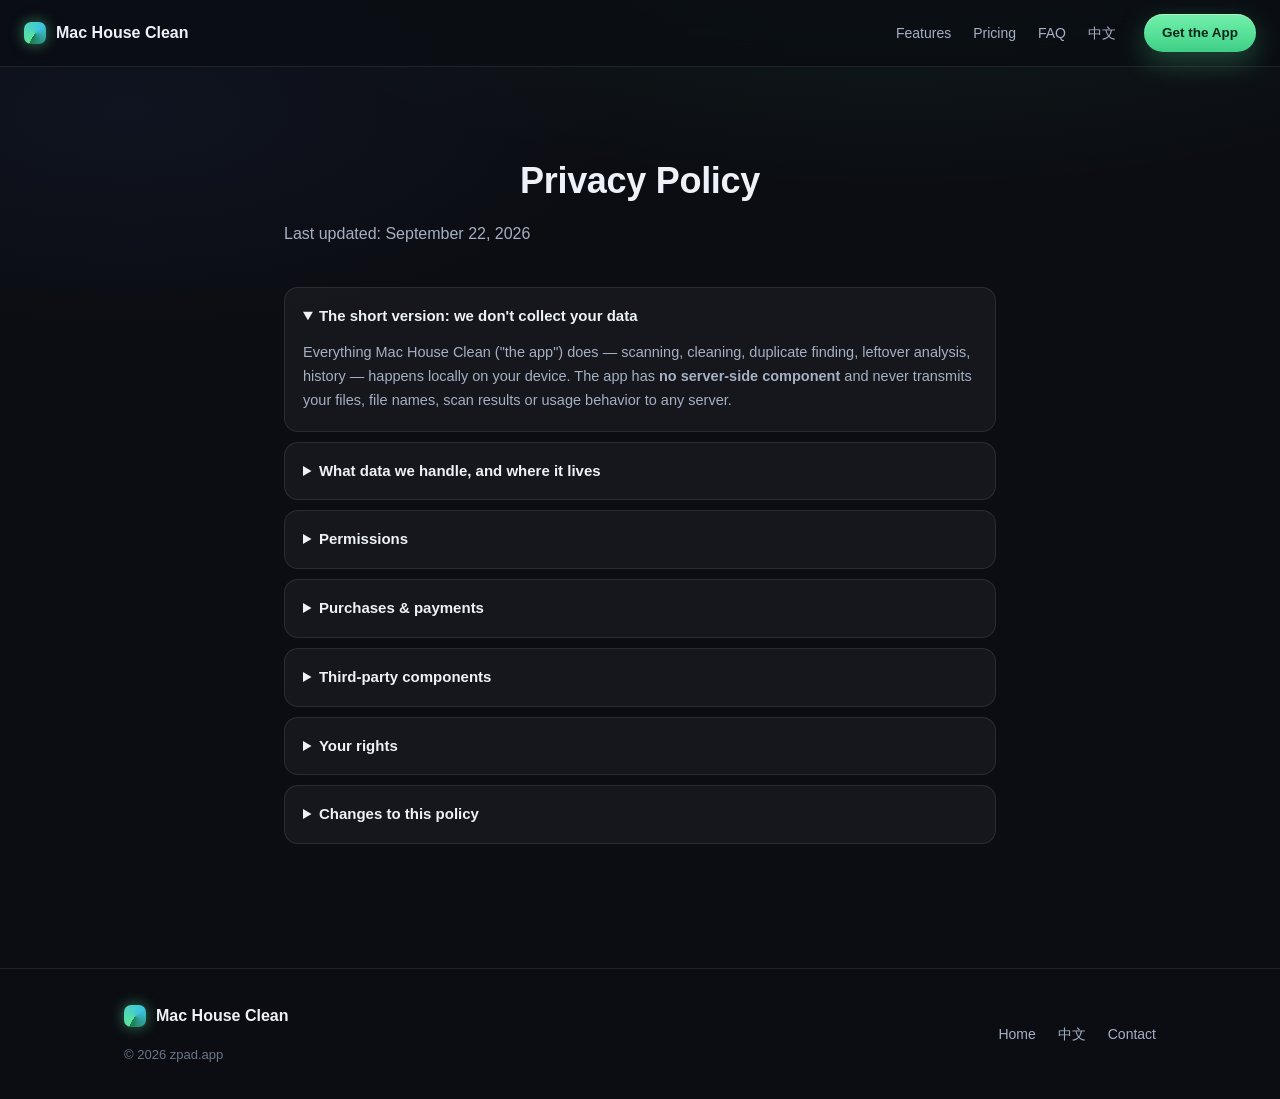
<file: en/privacy.html>
<!DOCTYPE html>
<html lang="en">
<head>
<meta charset="UTF-8">
<meta name="viewport" content="width=device-width, initial-scale=1.0">
<title>Privacy Policy — Mac House Clean</title>
<meta name="description" content="Mac House Clean privacy policy: all data is processed on-device. No telemetry, no accounts, no cloud.">
<link rel="stylesheet" href="../style.css">
<link rel="icon" href="../assets/favicon.svg" type="image/svg+xml">
</head>
<body>

<nav class="nav">
  <a class="brand" href="index.html">
    <span class="brand-mark" aria-hidden="true"></span>
    <span>Mac House Clean</span>
  </a>
  <div class="nav-links">
    <a href="index.html#features">Features</a>
    <a href="index.html#pricing">Pricing</a>
    <a href="index.html#faq">FAQ</a>
    <a href="../privacy.html">中文</a>
  </div>
  <a class="btn btn-primary btn-sm" href="index.html#pricing">Get the App</a>
</nav>

<main class="section">
  <div class="container narrow">
    <h2>Privacy Policy</h2>
    <p class="section-sub" style="text-align:left">Last updated: September 22, 2026</p>

    <div class="faq">
      <details open>
        <summary>The short version: we don't collect your data</summary>
        <p>Everything Mac House Clean ("the app") does — scanning, cleaning, duplicate finding, leftover analysis, history — happens locally on your device. The app has <strong>no server-side component</strong> and never transmits your files, file names, scan results or usage behavior to any server.</p>
      </details>
      <details>
        <summary>What data we handle, and where it lives</summary>
        <p><strong>Entirely on-device:</strong> scan results, cleaning history, trial state and cumulative cleaned totals, license information (including the device code), and preferences. All of it lives in the app's local container and is deleted when you uninstall the app.</p>
        <p><strong>Keychain/passwords, Mail, Contacts and other sensitive paths</strong> are hard-refused: the app never reads or displays them, and they never appear in any scan result.</p>
      </details>
      <details>
        <summary>Permissions</summary>
        <p>The Mac App Store build runs inside the macOS sandbox. To scan and clean inside your Home folder, the app asks once for <strong>Home-folder access</strong>; that grant is stored on-device only as a security-scoped bookmark and can be re-authorized or revoked at any time.</p>
      </details>
      <details>
        <summary>Purchases &amp; payments</summary>
        <p>Purchases are processed by Apple's In-App Purchase system. Payment details are handled by Apple; neither the app nor the developer can access your payment credentials. Order-related information is governed by Apple's privacy policy.</p>
      </details>
      <details>
        <summary>Third-party components</summary>
        <p>The app embeds no analytics SDKs, no ad SDKs, no third-party data-collection components, and uses no third-party crash reporting service.</p>
      </details>
      <details>
        <summary>Your rights</summary>
        <p>Because there is no server-side data, you never need to ask us to "delete your data" — uninstalling the app removes all of it. Questions about this policy: use the contact link in the footer.</p>
      </details>
      <details>
        <summary>Changes to this policy</summary>
        <p>If this policy changes materially, we will update this page and note it inside the app.</p>
      </details>
    </div>
  </div>
</main>

<footer class="footer">
  <div class="container footer-inner">
    <div>
      <a class="brand" href="index.html">
        <span class="brand-mark" aria-hidden="true"></span>
        <span>Mac House Clean</span>
      </a>
      <p class="footer-note">© 2026 zpad.app</p>
    </div>
    <div class="footer-links">
      <a href="index.html">Home</a>
      <a href="../privacy.html">中文</a>
      <a href="mailto:support@zpad.app">Contact</a>
    </div>
  </div>
</footer>

</body>
</html>
</file>
<file: style.css>
/* Mac House Clean — house-clean.zpad.app
   深空画布 + 薄荷强调，与 App 内设计语言一致。 */

:root {
  --space: #0b0d12;
  --space-2: #11141c;
  --panel: rgba(255, 255, 255, 0.045);
  --panel-strong: rgba(255, 255, 255, 0.08);
  --hairline: rgba(255, 255, 255, 0.09);
  --text: #eef2f8;
  --text-dim: #a6b0c3;
  --text-faint: #6b7688;
  --mint: #5be49b;
  --mint-deep: #1e7a4c;
  --amber: #f5b85c;
  --radius: 18px;
  --shadow: 0 24px 60px rgba(0, 0, 0, 0.45);
}

* { box-sizing: border-box; }

html { scroll-behavior: smooth; }

body {
  margin: 0;
  background:
    radial-gradient(1200px 500px at 70% -10%, rgba(91, 228, 155, 0.09), transparent 60%),
    radial-gradient(900px 400px at 10% 10%, rgba(74, 111, 220, 0.07), transparent 55%),
    var(--space);
  color: var(--text);
  font-family: -apple-system, BlinkMacSystemFont, "SF Pro Text", "PingFang SC",
    "Hiragino Sans GB", "Microsoft YaHei", "Segoe UI", sans-serif;
  line-height: 1.65;
  -webkit-font-smoothing: antialiased;
}

.container { max-width: 1080px; margin: 0 auto; padding: 0 24px; }
.container.narrow { max-width: 760px; }

/* ---------- Nav ---------- */

.nav {
  position: sticky; top: 0; z-index: 20;
  display: flex; align-items: center; gap: 28px;
  padding: 14px 24px;
  background: rgba(11, 13, 18, 0.72);
  backdrop-filter: blur(18px);
  -webkit-backdrop-filter: blur(18px);
  border-bottom: 1px solid var(--hairline);
}

.brand {
  display: inline-flex; align-items: center; gap: 10px;
  color: var(--text); text-decoration: none; font-weight: 700;
}

.brand-mark {
  width: 22px; height: 22px; border-radius: 7px;
  background: conic-gradient(from 210deg, var(--mint), #3ec5e0 55%, var(--mint-deep));
  box-shadow: 0 0 14px rgba(91, 228, 155, 0.5);
}

.nav-links { display: flex; gap: 22px; margin-left: auto; }
.nav-links a { color: var(--text-dim); text-decoration: none; font-size: 14px; }
.nav-links a:hover { color: var(--text); }

/* ---------- Buttons ---------- */

.btn {
  display: inline-flex; align-items: center; justify-content: center;
  border-radius: 999px; text-decoration: none; font-weight: 600;
  transition: transform 0.18s ease, box-shadow 0.18s ease, background 0.18s ease;
}

.btn-primary {
  color: #06251a;
  background: linear-gradient(180deg, #74efab, var(--mint) 45%, #3fcd85);
  box-shadow: 0 1px 0 rgba(255, 255, 255, 0.35) inset,
    0 10px 28px rgba(91, 228, 155, 0.28);
}
.btn-primary:hover { transform: translateY(-1px); box-shadow: 0 1px 0 rgba(255,255,255,0.4) inset, 0 14px 34px rgba(91, 228, 155, 0.4); }

.btn-sm { padding: 8px 18px; font-size: 13.5px; }
.btn-lg { padding: 14px 30px; font-size: 16px; }
.btn-block { width: 100%; }

/* ---------- Hero ---------- */

.hero { position: relative; overflow: hidden; padding: 88px 0 40px; }

.hero-glow {
  position: absolute; inset: -40% -20% auto; height: 640px; pointer-events: none;
  background:
    radial-gradient(420px 300px at 62% 34%, rgba(91, 228, 155, 0.16), transparent 70%),
    radial-gradient(600px 380px at 40% 60%, rgba(62, 197, 224, 0.08), transparent 70%);
}

.hero-inner { position: relative; text-align: center; }

.eyebrow {
  margin: 0 0 18px; color: var(--text-faint);
  font-size: 13px; letter-spacing: 2.5px;
}

h1 {
  margin: 0 0 18px; font-size: clamp(38px, 6vw, 62px);
  line-height: 1.12; font-weight: 800; letter-spacing: -0.5px;
}

.grad {
  background: linear-gradient(92deg, var(--mint), #7de9ff 70%);
  -webkit-background-clip: text; background-clip: text; color: transparent;
}

.lede {
  margin: 0 auto 30px; max-width: 640px;
  color: var(--text-dim); font-size: 17px;
}

.hero-cta { display: flex; align-items: center; justify-content: center; gap: 20px; flex-wrap: wrap; }

.price-badge {
  display: inline-flex; align-items: baseline; gap: 10px;
  padding: 10px 18px; border-radius: 999px;
  background: var(--panel); border: 1px solid var(--hairline);
  font-size: 14px;
}
.price-badge s { color: var(--text-faint); }
.price-badge strong { color: var(--mint); font-size: 22px; }
.price-badge em { color: var(--text-dim); font-style: normal; font-size: 12.5px; }

.hero-shot { margin: 46px auto 0; max-width: 900px; }
.hero-shot img, .shot img {
  display: block; width: 100%; height: auto;
  border-radius: var(--radius);
  border: 1px solid var(--hairline);
  box-shadow: var(--shadow);
}

/* ---------- Sections ---------- */

.section { padding: 84px 0; }
.section-alt { background: rgba(255, 255, 255, 0.018); border-block: 1px solid var(--hairline); }

h2 {
  margin: 0 0 10px; font-size: clamp(26px, 3.4vw, 36px);
  font-weight: 800; letter-spacing: -0.3px; text-align: center;
}

.section-sub { margin: 0 0 40px; text-align: center; color: var(--text-dim); }

/* Features */

.grid.features {
  display: grid; grid-template-columns: repeat(3, 1fr); gap: 16px;
}

.card {
  background: var(--panel);
  border: 1px solid var(--hairline);
  border-radius: var(--radius);
  padding: 22px;
  transition: background 0.2s ease, transform 0.2s ease;
}
.card:hover { background: var(--panel-strong); transform: translateY(-2px); }

.card h3 { margin: 14px 0 6px; font-size: 16.5px; }
.card p { margin: 0; color: var(--text-dim); font-size: 14px; }

.icon {
  width: 38px; height: 38px; border-radius: 11px;
  display: flex; align-items: center; justify-content: center;
  font-size: 18px; font-weight: 700;
}
.icon.mint { color: var(--mint); background: rgba(91, 228, 155, 0.12); }
.icon.amber { color: var(--amber); background: rgba(245, 184, 92, 0.12); }

/* Shots */

.shots { display: grid; grid-template-columns: 1fr 1fr; gap: 18px; }
.shot { margin: 0; }

/* Safety */

.safety-list { margin: 36px 0 0; padding: 0; list-style: none; counter-reset: item; }
.safety-list li {
  counter-increment: item;
  position: relative; padding: 0 0 26px 64px;
}
.safety-list li::before {
  content: counter(item, decimal-leading-zero);
  position: absolute; left: 0; top: 2px;
  font-size: 15px; font-weight: 800; color: var(--mint);
  border: 1px solid rgba(91, 228, 155, 0.35); border-radius: 10px;
  width: 44px; height: 34px; display: flex; align-items: center; justify-content: center;
  background: rgba(91, 228, 155, 0.07);
}
.safety-list h3 { margin: 2px 0 6px; font-size: 17px; }
.safety-list p { margin: 0; color: var(--text-dim); font-size: 14.5px; }

/* Pricing */

.pricing-card {
  margin-top: 36px; padding: 36px;
  background: var(--panel); border: 1px solid var(--hairline);
  border-radius: 22px; box-shadow: var(--shadow);
  text-align: center;
}

.pricing-price { display: flex; align-items: baseline; justify-content: center; gap: 14px; }
.pricing-price .anchor { color: var(--text-faint); font-size: 20px; }
.pricing-price .now {
  font-size: 56px; font-weight: 800; letter-spacing: -1px;
  background: linear-gradient(92deg, var(--mint), #7de9ff);
  -webkit-background-clip: text; background-clip: text; color: transparent;
}

.pricing-note { margin: 6px 0 22px; color: var(--text-dim); font-size: 14px; }

.pricing-list {
  margin: 0 auto 26px; padding: 0; list-style: none;
  display: inline-grid; gap: 9px; text-align: left; font-size: 14.5px;
}
.pricing-list li { padding-left: 26px; position: relative; color: var(--text-dim); }
.pricing-list li::before {
  content: "✓"; position: absolute; left: 0; color: var(--mint); font-weight: 700;
}

.pricing-fine { margin: 14px 0 0; color: var(--text-faint); font-size: 12.5px; }

.license-hint { margin-top: 22px; text-align: left; }
.license-hint summary {
  cursor: pointer; color: var(--text-faint); font-size: 13.5px;
  padding: 10px 0;
}
.license-hint summary:hover { color: var(--text-dim); }
.license-hint p { margin: 0 0 10px; color: var(--text-dim); font-size: 14px; }
.license-hint strong { color: var(--text); }

/* FAQ */

.faq { margin-top: 30px; display: grid; gap: 10px; }
.faq details, .license-hint {
  background: var(--panel); border: 1px solid var(--hairline); border-radius: 14px;
  padding: 4px 18px;
}
.faq summary { cursor: pointer; font-weight: 600; font-size: 15px; padding: 12px 0; }
.faq summary:hover { color: var(--mint); }
.faq p { margin: 0 0 14px; color: var(--text-dim); font-size: 14.5px; }

/* Footer */

.footer { border-top: 1px solid var(--hairline); padding: 34px 0; margin-top: 40px; }
.footer-inner { display: flex; align-items: center; justify-content: space-between; gap: 20px; flex-wrap: wrap; }
.footer-note { margin: 8px 0 0; color: var(--text-faint); font-size: 13px; }
.footer-links { display: flex; gap: 22px; }
.footer-links a { color: var(--text-dim); text-decoration: none; font-size: 14px; }
.footer-links a:hover { color: var(--text); }

/* ---------- Responsive ---------- */

@media (max-width: 860px) {
  .grid.features { grid-template-columns: 1fr 1fr; }
  .shots { grid-template-columns: 1fr; }
  .nav-links { display: none; }
}

@media (max-width: 560px) {
  .grid.features { grid-template-columns: 1fr; }
  .section { padding: 60px 0; }
  .hero { padding-top: 56px; }
  .pricing-price .now { font-size: 44px; }
}

@media (prefers-reduced-motion: reduce) {
  html { scroll-behavior: auto; }
  .btn, .card { transition: none; }
}
</file>
